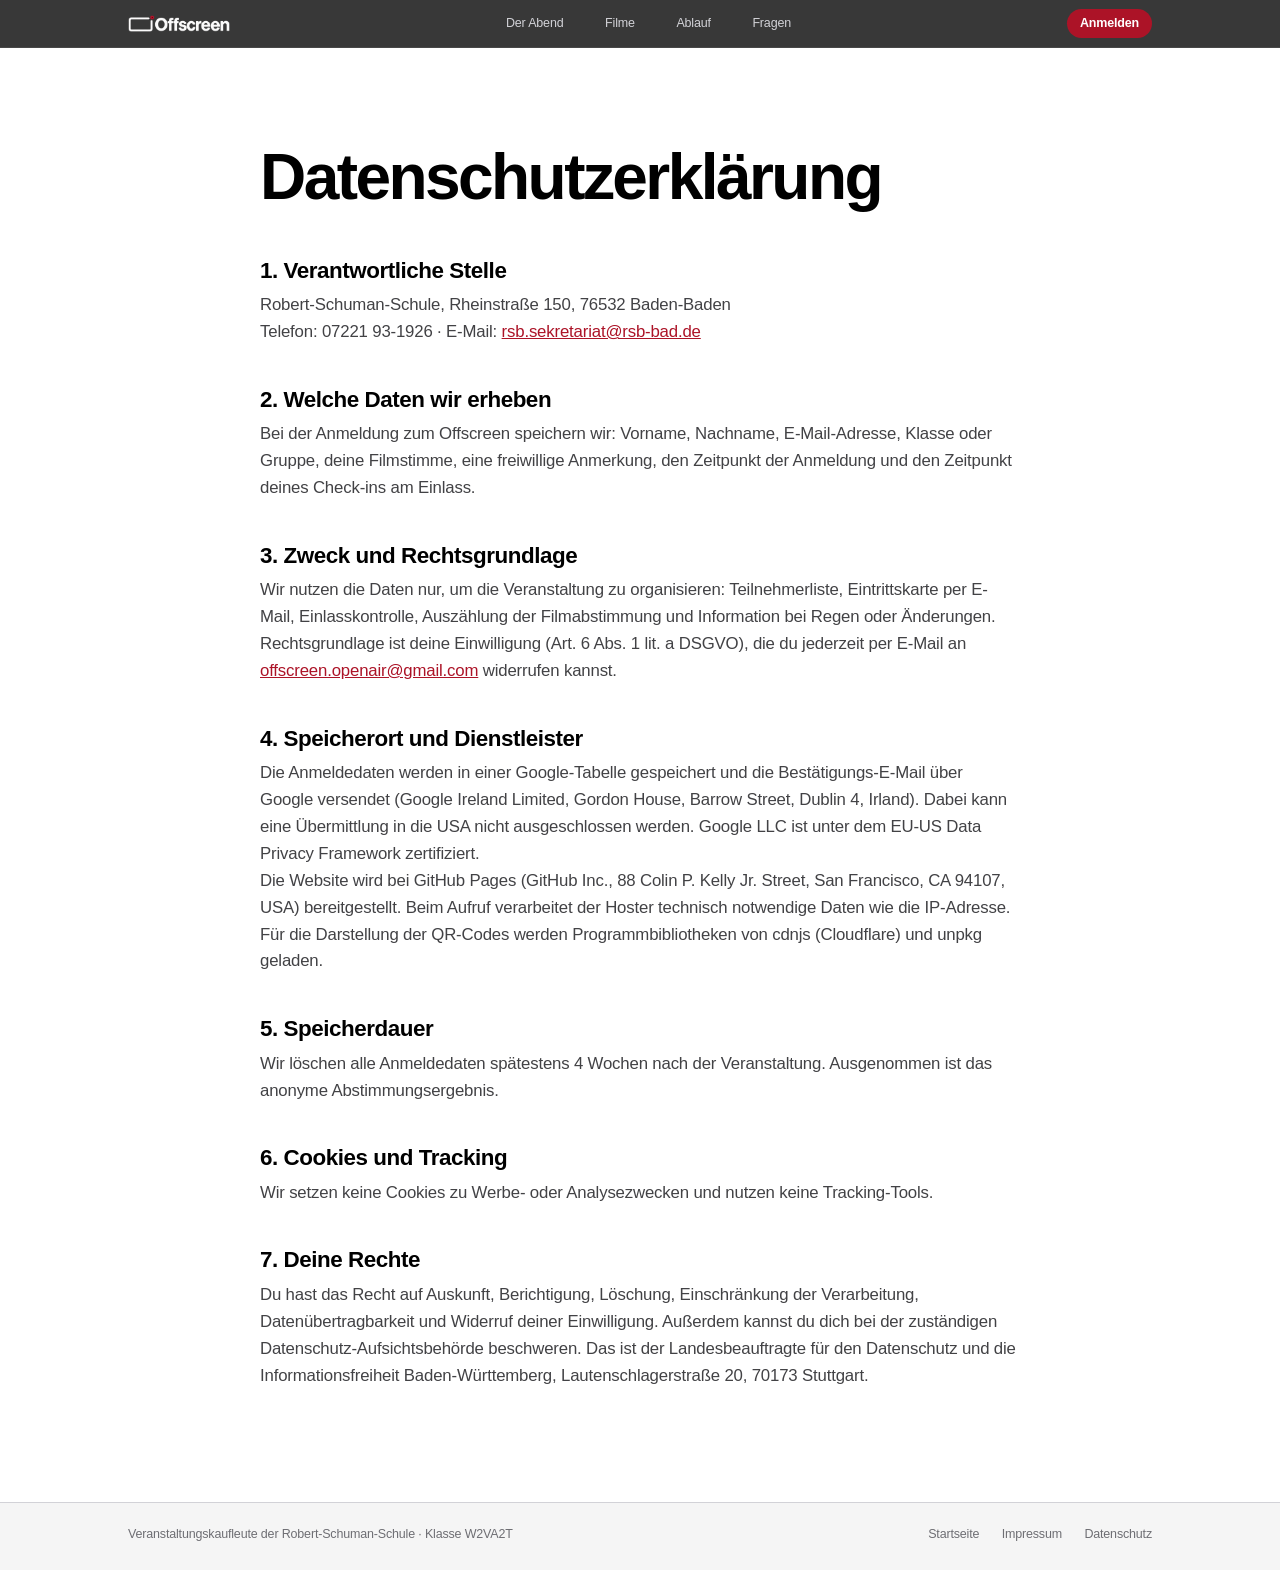
<file: datenschutz.html>
<!doctype html>
<html lang="de">
<head>
  <meta charset="utf-8">
  <meta name="viewport" content="width=device-width, initial-scale=1, viewport-fit=cover">
  <meta name="theme-color" content="#000000">
  <title>Datenschutz · Offscreen</title>
  <link rel="icon" href="assets/logo/offscreen-icon.svg" type="image/svg+xml">
  <link rel="icon" href="assets/logo/offscreen-icon.png" type="image/png">
  <link rel="stylesheet" href="styles.css">
  <link rel="stylesheet" href="home.css">
</head>
<body class="home page-light">
  <header class="gnav">
    <div class="gnav-in">
      <a class="gnav-logo" href="index.html"><img src="assets/logo/offscreen-logo-weiss.png" alt="Offscreen"></a>
      <nav aria-label="Seitenbereiche">
        <a href="index.html#abend">Der Abend</a>
        <a href="index.html#filme">Filme</a>
        <a href="index.html#ablauf">Ablauf</a>
        <a href="index.html#infos">Fragen</a>
      </nav>
      <a class="gnav-cta" href="index.html#anmelden">Anmelden</a>
    </div>
  </header>
  <main class="doc">
    <h1>Datenschutzerklärung</h1>

    <h2>1. Verantwortliche Stelle</h2>
    <p>Robert-Schuman-Schule, Rheinstraße 150, 76532 Baden-Baden<br>Telefon: 07221 93-1926 · E-Mail: <a href="mailto:rsb.sekretariat@rsb-bad.de">rsb.sekretariat@rsb-bad.de</a></p>

    <h2>2. Welche Daten wir erheben</h2>
    <p>Bei der Anmeldung zum Offscreen speichern wir: Vorname, Nachname, E-Mail-Adresse, Klasse oder Gruppe, deine Filmstimme, eine freiwillige Anmerkung, den Zeitpunkt der Anmeldung und den Zeitpunkt deines Check-ins am Einlass.</p>

    <h2>3. Zweck und Rechtsgrundlage</h2>
    <p>Wir nutzen die Daten nur, um die Veranstaltung zu organisieren: Teilnehmerliste, Eintrittskarte per E-Mail, Einlasskontrolle, Auszählung der Filmabstimmung und Information bei Regen oder Änderungen. Rechtsgrundlage ist deine Einwilligung (Art. 6 Abs. 1 lit. a DSGVO), die du jederzeit per E-Mail an <a href="mailto:offscreen.openair@gmail.com">offscreen.openair@gmail.com</a> widerrufen kannst.</p>

    <h2>4. Speicherort und Dienstleister</h2>
    <p>Die Anmeldedaten werden in einer Google-Tabelle gespeichert und die Bestätigungs-E-Mail über Google versendet (Google Ireland Limited, Gordon House, Barrow Street, Dublin 4, Irland). Dabei kann eine Übermittlung in die USA nicht ausgeschlossen werden. Google LLC ist unter dem EU-US Data Privacy Framework zertifiziert.</p>
    <p>Die Website wird bei GitHub Pages (GitHub Inc., 88 Colin P. Kelly Jr. Street, San Francisco, CA 94107, USA) bereitgestellt. Beim Aufruf verarbeitet der Hoster technisch notwendige Daten wie die IP-Adresse. Für die Darstellung der QR-Codes werden Programmbibliotheken von cdnjs (Cloudflare) und unpkg geladen.</p>

    <h2>5. Speicherdauer</h2>
    <p>Wir löschen alle Anmeldedaten spätestens 4 Wochen nach der Veranstaltung. Ausgenommen ist das anonyme Abstimmungsergebnis.</p>

    <h2>6. Cookies und Tracking</h2>
    <p>Wir setzen keine Cookies zu Werbe- oder Analysezwecken und nutzen keine Tracking-Tools.</p>

    <h2>7. Deine Rechte</h2>
    <p>Du hast das Recht auf Auskunft, Berichtigung, Löschung, Einschränkung der Verarbeitung, Datenübertragbarkeit und Widerruf deiner Einwilligung. Außerdem kannst du dich bei der zuständigen Datenschutz-Aufsichtsbehörde beschweren. Das ist der Landesbeauftragte für den Datenschutz und die Informationsfreiheit Baden-Württemberg, Lautenschlagerstraße 20, 70173 Stuttgart.</p>
  </main>
  <footer class="gfoot">
    <div class="inner">
      <p>Veranstaltungskaufleute der Robert-Schuman-Schule · Klasse W2VA2T</p>
      <nav aria-label="Rechtliches"><a href="index.html">Startseite</a><a href="impressum.html">Impressum</a><a href="datenschutz.html">Datenschutz</a></nav>
    </div>
  </footer>
</body>
</html>
</file>
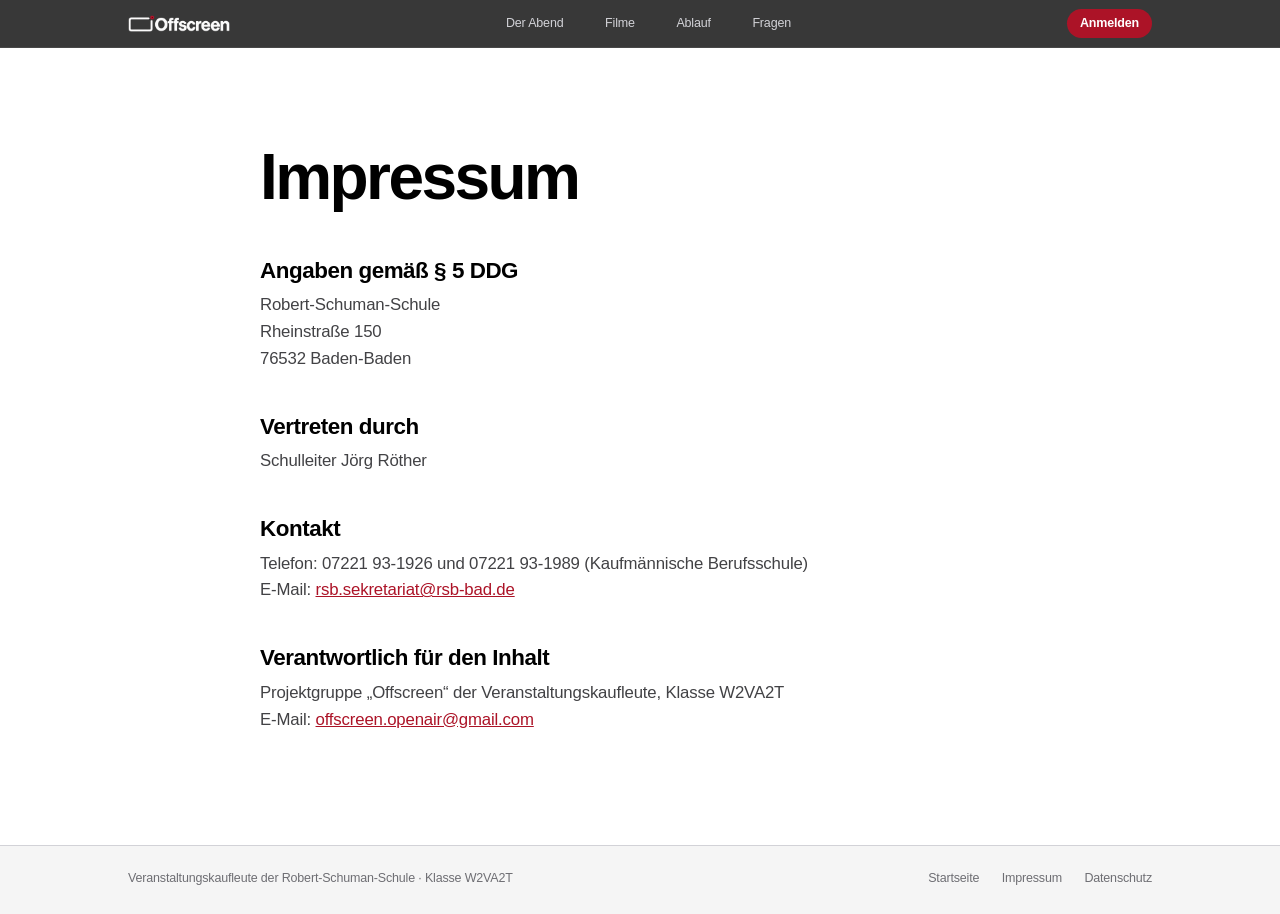
<file: impressum.html>
<!doctype html>
<html lang="de">
<head>
  <meta charset="utf-8">
  <meta name="viewport" content="width=device-width, initial-scale=1, viewport-fit=cover">
  <meta name="theme-color" content="#000000">
  <title>Impressum · Offscreen</title>
  <link rel="icon" href="assets/logo/offscreen-icon.svg" type="image/svg+xml">
  <link rel="icon" href="assets/logo/offscreen-icon.png" type="image/png">
  <link rel="stylesheet" href="styles.css">
  <link rel="stylesheet" href="home.css">
</head>
<body class="home page-light">
  <header class="gnav">
    <div class="gnav-in">
      <a class="gnav-logo" href="index.html"><img src="assets/logo/offscreen-logo-weiss.png" alt="Offscreen"></a>
      <nav aria-label="Seitenbereiche">
        <a href="index.html#abend">Der Abend</a>
        <a href="index.html#filme">Filme</a>
        <a href="index.html#ablauf">Ablauf</a>
        <a href="index.html#infos">Fragen</a>
      </nav>
      <a class="gnav-cta" href="index.html#anmelden">Anmelden</a>
    </div>
  </header>
  <main class="doc">
    <h1>Impressum</h1>
    <h2>Angaben gemäß § 5 DDG</h2>
    <p>Robert-Schuman-Schule<br>Rheinstraße 150<br>76532 Baden-Baden</p>
    <h2>Vertreten durch</h2>
    <p>Schulleiter Jörg Röther</p>
    <h2>Kontakt</h2>
    <p>Telefon: 07221 93-1926 und 07221 93-1989 (Kaufmännische Berufsschule)<br>E-Mail: <a href="mailto:rsb.sekretariat@rsb-bad.de">rsb.sekretariat@rsb-bad.de</a></p>
    <h2>Verantwortlich für den Inhalt</h2>
    <p>Projektgruppe „Offscreen“ der Veranstaltungskaufleute, Klasse W2VA2T<br>E-Mail: <a href="mailto:offscreen.openair@gmail.com">offscreen.openair@gmail.com</a></p>
  </main>
  <footer class="gfoot">
    <div class="inner">
      <p>Veranstaltungskaufleute der Robert-Schuman-Schule · Klasse W2VA2T</p>
      <nav aria-label="Rechtliches"><a href="index.html">Startseite</a><a href="impressum.html">Impressum</a><a href="datenschutz.html">Datenschutz</a></nav>
    </div>
  </footer>
</body>
</html>
</file>
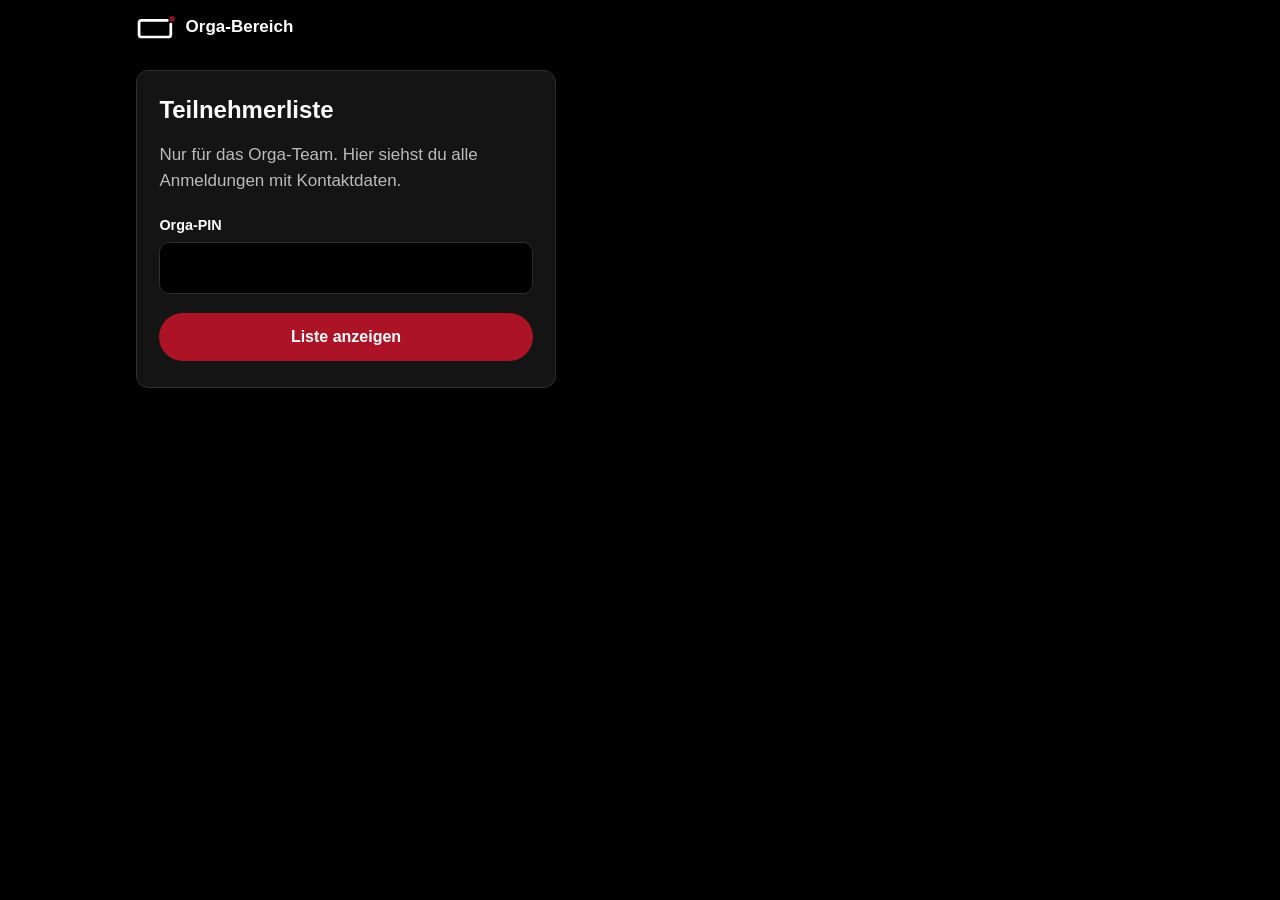
<file: teilnehmer.html>
<!doctype html>
<html lang="de">
<head>
  <meta charset="utf-8">
  <meta name="viewport" content="width=device-width, initial-scale=1, viewport-fit=cover">
  <meta name="robots" content="noindex, nofollow">
  <meta name="theme-color" content="#000000">
  <title>Teilnehmer</title>
  <link rel="icon" href="assets/logo/offscreen-icon.svg" type="image/svg+xml">
  <link rel="icon" href="assets/logo/offscreen-icon.png" type="image/png">
  <link rel="stylesheet" href="styles.css">
  <style>
    .page { max-width: 1040px; }
    .stack { display: grid; gap: 1.2rem; }
    .head { display: flex; flex-wrap: wrap; justify-content: space-between; align-items: end; gap: 1rem; }
    .head h1 { font-size: clamp(1.7rem, 5vw, 2.3rem); }
    .updated { color: var(--muted); font-size: 0.85rem; }

    /* Kennzahlen */
    .kpis { display: grid; grid-template-columns: repeat(auto-fit, minmax(150px, 1fr)); gap: 0.8rem; }
    .kpi { background: var(--surface); border: 1px solid var(--line); border-radius: var(--radius); padding: 1rem 1.1rem; min-width: 0; }
    .kpi b { display: block; font-size: 2.1rem; line-height: 1; color: var(--white); font-variant-numeric: tabular-nums; }
    .kpi span { font-size: 0.72rem; letter-spacing: 0.12em; text-transform: uppercase; color: var(--muted); }
    .kpi .sub { display: block; margin-top: 0.35rem; font-size: 0.82rem; letter-spacing: 0; text-transform: none; }

    /* Filmstand */
    .standings { background: var(--surface); border: 1px solid var(--line); border-radius: var(--radius); padding: 1.1rem; display: grid; gap: 0.8rem; }
    .standings h2 { font-size: 1.1rem; }
    .st-row { display: grid; grid-template-columns: minmax(6rem, 9rem) 1fr 5.5rem; gap: 0.8rem; align-items: center; font-variant-numeric: tabular-nums; }
    .st-row strong { color: var(--white); overflow: hidden; text-overflow: ellipsis; white-space: nowrap; }
    .st-row .num { text-align: right; color: var(--muted); font-size: 0.9rem; }
    .st-row.lead strong::after { content: " ★"; color: var(--red-hell); }

    /* Werkzeugleiste */
    .tools { display: flex; flex-wrap: wrap; gap: 0.6rem; align-items: center; }
    .tools input[type=search] { flex: 1 1 14rem; }
    .seg { display: inline-flex; border: 1.5px solid var(--line); border-radius: 999px; overflow: hidden; }
    .seg button { font: 700 0.85rem/1 var(--font); background: transparent; color: var(--muted); border: 0; padding: 0.7rem 0.95rem; cursor: pointer; }
    .seg button[aria-pressed="true"] { background: var(--red); color: var(--white); }
    .btn.small { padding: 0.7rem 1rem; font-size: 0.88rem; }

    /* Tabelle */
    .table-wrap { overflow-x: auto; border: 1px solid var(--line); border-radius: var(--radius); background: var(--surface); }
    table { width: 100%; border-collapse: collapse; font-size: 0.92rem; min-width: 760px; }
    th, td { text-align: left; padding: 0.75rem 0.9rem; border-bottom: 1px solid var(--line); vertical-align: top; }
    th { font-size: 0.7rem; letter-spacing: 0.12em; text-transform: uppercase; color: var(--muted); font-weight: 700; position: sticky; top: 0; background: var(--surface); cursor: pointer; white-space: nowrap; user-select: none; }
    th[aria-sort="ascending"]::after { content: " ↑"; color: var(--red-hell); }
    th[aria-sort="descending"]::after { content: " ↓"; color: var(--red-hell); }
    tr:last-child td { border-bottom: 0; }
    td.name strong { color: var(--white); }
    td.name small { display: block; color: var(--muted); font-size: 0.8rem; word-break: break-all; }
    td.num { font-variant-numeric: tabular-nums; white-space: nowrap; color: var(--muted); }
    td.note { color: var(--muted); max-width: 18rem; }
    .pill { display: inline-block; border-radius: 999px; padding: 0.2rem 0.6rem; font-size: 0.78rem; font-weight: 700; white-space: nowrap; }
    .pill.in { background: var(--ok-bg); color: var(--ok); }
    .pill.out { background: var(--surface-2); color: var(--muted); }
    .empty { padding: 2.5rem 1rem; text-align: center; color: var(--muted); }
    .copied { color: var(--ok); font-size: 0.85rem; }
    .fallback { width: 100%; min-height: 5rem; font-size: 0.85rem; }
  </style>
</head>
<body>
  <header class="topbar">
    <div class="wrap page">
      <a class="brand" href="index.html"><img src="assets/logo/offscreen-mark-weiss.svg" alt=""><span>Orga-Bereich</span></a>
    </div>
  </header>

  <main class="wrap page stack" style="padding-block:1rem 3rem">
    <section class="card stack" id="login" style="max-width:420px">
      <p class="demo-note" data-demo hidden>Demo-Modus: Die PIN ist 1234. Angezeigt werden nur Anmeldungen aus diesem Browser.</p>
      <h1 style="font-size:1.5rem">Teilnehmerliste</h1>
      <p style="color:var(--muted)">Nur für das Orga-Team. Hier siehst du alle Anmeldungen mit Kontaktdaten.</p>
      <form id="pin-form" class="stack" novalidate>
        <div class="field">
          <label for="pin">Orga-PIN</label>
          <input id="pin" type="password" autocomplete="off" required>
        </div>
        <div id="pin-error" class="msg bad" role="alert" hidden></div>
        <button class="btn block" type="submit">Liste anzeigen</button>
      </form>
    </section>

    <div class="stack" id="board" hidden>
      <div class="head">
        <div>
          <p class="eyebrow">Offscreen</p>
          <h1>Wer ist dabei?</h1>
        </div>
        <div class="tools">
          <span class="updated" id="updated"></span>
          <button class="btn ghost small" id="refresh" type="button">Aktualisieren</button>
          <button class="btn ghost small" id="logout" type="button">Abmelden</button>
        </div>
      </div>

      <div class="kpis">
        <div class="kpi"><b id="k-all">0</b><span>Gäste gesamt</span><span class="sub" id="k-all-sub"></span></div>
        <div class="kpi"><b id="k-in">0</b><span>Eingecheckt</span><span class="sub" id="k-in-sub"></span></div>
        <div class="kpi"><b id="k-classes">0</b><span>Klassen / Gruppen</span></div>
        <div class="kpi"><b id="k-notes">0</b><span>mit Anmerkung</span></div>
      </div>

      <section class="standings" aria-labelledby="st-title">
        <h2 id="st-title">Stand der Filmabstimmung</h2>
        <div id="standings"></div>
      </section>

      <div class="tools">
        <input type="search" id="q" placeholder="Name, Klasse oder E-Mail suchen" aria-label="Teilnehmer suchen">
        <div class="seg" role="group" aria-label="Filter">
          <button type="button" data-filter="all" aria-pressed="true">Alle</button>
          <button type="button" data-filter="in" aria-pressed="false">Eingecheckt</button>
          <button type="button" data-filter="out" aria-pressed="false">Noch nicht da</button>
        </div>
        <button class="btn small" id="copy" type="button">E-Mails kopieren</button>
        <span class="copied" id="copied" role="status"></span>
      </div>
      <textarea class="fallback" id="fallback" readonly hidden aria-label="E-Mail-Adressen zum Kopieren"></textarea>

      <div class="table-wrap">
        <table>
          <thead>
            <tr>
              <th data-sort="name" aria-sort="ascending">Name</th>
              <th data-sort="klasse">Klasse</th>
              <th data-sort="film">Filmstimme</th>
              <th data-sort="angemeldet">Angemeldet</th>
              <th data-sort="checkedIn">Einlass</th>
              <th data-sort="anmerkung">Anmerkung</th>
            </tr>
          </thead>
          <tbody id="rows"></tbody>
        </table>
        <div class="empty" id="empty" hidden></div>
      </div>
      <p class="note">Die vollständigen Daten liegen auch im Google Sheet. Bitte gib diese Liste nicht weiter, sie enthält personenbezogene Daten.</p>
    </div>
  </main>

  <script src="config.js"></script>
  <script src="common.js"></script>
  <script>
    const { E, api, fillEventFields, errorText, filmById } = App;
    fillEventFields();
    document.title = "Teilnehmer · " + E.name;
    const $ = (id) => document.getElementById(id);

    let pin = "", all = [], filter = "all", sortKey = "name", sortDir = 1, timer = null;
    try { pin = sessionStorage.getItem("orga-pin") || ""; } catch {}

    const fmtDate = (iso) => iso ? new Date(iso).toLocaleString("de-DE", { day: "2-digit", month: "2-digit", hour: "2-digit", minute: "2-digit" }) : "–";
    const filmTitle = (id) => filmById(id)?.titel || "–";

    async function load(first) {
      const res = await api("list", { pin });
      if (!res.ok) {
        if (first) { $("pin-error").textContent = errorText(res.error); $("pin-error").hidden = false; }
        else $("updated").textContent = errorText(res.error);
        return false;
      }
      all = res.teilnehmer;
      $("updated").textContent = "Stand: " + new Date().toLocaleTimeString("de-DE", { hour: "2-digit", minute: "2-digit" }) + " Uhr";
      render();
      return true;
    }

    async function login(p) {
      pin = p;
      if (!(await load(true))) return;
      try { sessionStorage.setItem("orga-pin", pin); } catch {}
      $("login").hidden = true;
      $("board").hidden = false;
      clearInterval(timer);
      timer = setInterval(() => { if (!document.hidden) load(false); }, 30000);
    }

    $("pin-form").addEventListener("submit", (e) => {
      e.preventDefault();
      $("pin-error").hidden = true;
      login($("pin").value.trim());
    });
    if (pin) login(pin);

    $("logout").addEventListener("click", () => {
      try { sessionStorage.removeItem("orga-pin"); } catch {}
      clearInterval(timer);
      pin = ""; all = [];
      $("rows").innerHTML = "";
      $("board").hidden = true;
      $("login").hidden = false;
      $("pin").value = "";
    });
    $("refresh").addEventListener("click", () => load(false));

    function render() {
      // Kennzahlen
      const inCount = all.filter((t) => t.checkedIn).length;
      $("k-all").textContent = all.length;
      const vorOrt = all.filter((t) => t.anmerkung === "Vor-Ort-Akkreditierung").length;
      $("k-all-sub").textContent = (all.length - vorOrt) + " online · " + vorOrt + " vor Ort";
      $("k-in").textContent = inCount;
      $("k-in-sub").textContent = all.length ? Math.round((inCount / all.length) * 100) + " % der Angemeldeten" : "";
      $("k-classes").textContent = new Set(all.map((t) => (t.klasse || "").trim().toUpperCase()).filter(Boolean)).size;
      $("k-notes").textContent = all.filter((t) => t.anmerkung && t.anmerkung !== "Vor-Ort-Akkreditierung").length;

      // Filmstand
      const counts = E.filme.map((f) => ({ f, n: all.filter((t) => t.film === f.id).length }));
      const total = counts.reduce((s, c) => s + c.n, 0);
      const max = Math.max(0, ...counts.map((c) => c.n));
      $("standings").innerHTML = "";
      for (const { f, n } of counts) {
        const row = document.createElement("div");
        row.className = "st-row" + (n && n === max ? " lead" : "");
        const pct = total ? Math.round((n / total) * 100) : 0;
        row.innerHTML = `<strong></strong><div class="bar"><span style="width:${pct}%"></span></div><span class="num">${n} · ${pct} %</span>`;
        row.querySelector("strong").textContent = f.titel;
        $("standings").append(row);
      }

      // Tabelle
      const q = $("q").value.trim().toLowerCase();
      const list = all
        .filter((t) => filter === "all" || (filter === "in" ? t.checkedIn : !t.checkedIn))
        .filter((t) => !q || [t.vorname, t.nachname, t.klasse, t.email].join(" ").toLowerCase().includes(q))
        .sort((a, b) => {
          const v = (t) => sortKey === "name" ? (t.nachname + " " + t.vorname) : sortKey === "film" ? filmTitle(t.film) : (t[sortKey] || "");
          return String(v(a)).localeCompare(String(v(b)), "de", { numeric: true }) * sortDir;
        });

      const tb = $("rows");
      tb.innerHTML = "";
      for (const t of list) {
        const tr = document.createElement("tr");
        tr.innerHTML = `<td class="name"><strong></strong><small></small></td><td></td><td></td><td class="num"></td><td></td><td class="note"></td>`;
        const td = tr.children;
        td[0].querySelector("strong").textContent = t.vorname + " " + t.nachname;
        td[0].querySelector("small").textContent = t.email;
        td[1].textContent = t.klasse || "–";
        td[2].textContent = filmTitle(t.film);
        td[3].textContent = fmtDate(t.angemeldet);
        const pill = document.createElement("span");
        pill.className = "pill " + (t.checkedIn ? "in" : "out");
        pill.textContent = t.checkedIn ? "✓ " + t.checkedIn + " Uhr" : "offen";
        td[4].append(pill);
        td[5].textContent = t.anmerkung || "";
        tb.append(tr);
      }
      const empty = $("empty");
      empty.hidden = list.length > 0;
      empty.textContent = all.length ? "Keine Treffer für diese Suche." : "Noch keine Anmeldungen. Sobald sich jemand anmeldet, erscheint er hier.";
    }

    $("q").addEventListener("input", render);
    document.querySelectorAll("[data-filter]").forEach((b) => b.addEventListener("click", () => {
      filter = b.dataset.filter;
      document.querySelectorAll("[data-filter]").forEach((x) => x.setAttribute("aria-pressed", x === b ? "true" : "false"));
      render();
    }));
    document.querySelectorAll("th[data-sort]").forEach((th) => th.addEventListener("click", () => {
      sortDir = sortKey === th.dataset.sort ? -sortDir : 1;
      sortKey = th.dataset.sort;
      document.querySelectorAll("th[data-sort]").forEach((x) => x.removeAttribute("aria-sort"));
      th.setAttribute("aria-sort", sortDir === 1 ? "ascending" : "descending");
      render();
    }));

    // E-Mail-Adressen der aktuell angezeigten Liste kopieren (z. B. für die Regen-Info ins BCC)
    $("copy").addEventListener("click", async () => {
      const q = $("q").value.trim().toLowerCase();
      const mails = all
        .filter((t) => filter === "all" || (filter === "in" ? t.checkedIn : !t.checkedIn))
        .filter((t) => !q || [t.vorname, t.nachname, t.klasse, t.email].join(" ").toLowerCase().includes(q))
        .map((t) => t.email).filter(Boolean);
      const text = mails.join("; ");
      if (!text) return ($("copied").textContent = "Keine Adressen in der Auswahl.");
      try {
        await navigator.clipboard.writeText(text);
        $("copied").textContent = mails.length + " Adressen kopiert. Füg sie in deiner Mail ins BCC-Feld ein.";
        $("fallback").hidden = true;
      } catch {
        const f = $("fallback");
        f.value = text;
        f.hidden = false;
        f.select();
        $("copied").textContent = "Bitte markierte Adressen mit Strg/⌘ + C kopieren.";
      }
    });
  </script>
</body>
</html>
</file>
<file: styles.css>
/* Open Ramp Cinema – CI: Goldgelb, Blau, Schwarz, Hellgrau, Weiß · Helvetica Neue (Arial als Ersatz)
   Layout: dunkle Kino-Optik, eine Spalte mit klaren Abschnitten, Gold als Akzent */
:root {
  --red: #ac1327;        /* CI-Rot: Flächen, Buttons, Punkte */
  --red-hell: #f0566a;   /* aufgehelltes CI-Rot nur für Schrift und Linien auf Schwarz (sonst zu wenig Kontrast) */
  --black: #000000;
  --light: #f5f5f5;
  --white: #ffffff;
  --bg: var(--black);
  --surface: #141414;
  --surface-2: #222222;
  --text: var(--light);
  --muted: #bbbbbb;
  --line: #2e2e2e;
  --ok: #3ccf7e;
  --ok-bg: #10301f;
  --warn: #f5b301;
  --warn-bg: #33250a;
  --bad: #ff7a70;
  --bad-bg: #3a1513;
  --font: "Helvetica Neue", Helvetica, Arial, "Liberation Sans", sans-serif;
  --mono: ui-monospace, "SF Mono", Menlo, Consolas, monospace;
  --radius: 12px;
  color-scheme: dark;
}

* { box-sizing: border-box; }
[hidden] { display: none !important; }
html { -webkit-text-size-adjust: 100%; scroll-behavior: smooth; }
@media (prefers-reduced-motion: reduce) { html { scroll-behavior: auto; } }
body { margin: 0; background: var(--bg); color: var(--text); font: 400 17px/1.55 var(--font); }
a { color: var(--red-hell); }
h1, h2, h3 { font-weight: 700; line-height: 1.08; text-wrap: balance; margin: 0; color: var(--white); }
h2 { font-size: clamp(1.7rem, 5vw, 2.3rem); letter-spacing: -0.01em; }
p { margin: 0; }

.wrap {
  max-width: 760px;
  margin: 0 auto;
  padding-left: max(16px, env(safe-area-inset-left, 0px));
  padding-right: max(16px, env(safe-area-inset-right, 0px));
}
.narrow { max-width: 600px; }

.eyebrow { font-size: 0.75rem; font-weight: 700; letter-spacing: 0.14em; text-transform: uppercase; color: var(--red-hell); }

/* Navigation */
.topbar { padding-top: calc(env(safe-area-inset-top, 0px) + 14px); padding-bottom: 14px; }
.topbar .wrap { display: flex; align-items: center; justify-content: space-between; gap: 1rem; }
.brand { display: flex; align-items: center; gap: 0.6rem; color: var(--white); text-decoration: none; font-weight: 700; }
.brand img { width: 40px; height: auto; }
.nav { display: flex; gap: 1.1rem; font-size: 0.92rem; }
.nav a { color: var(--muted); text-decoration: none; }
.nav a:hover { color: var(--white); }
@media (max-width: 560px) { .nav a:not(.nav-cta) { display: none; } }

/* Hero */
.hero { position: relative; overflow: hidden; padding-block: 2.5rem 4rem; }
.hero::before {
  /* Projektorlicht */
  content: "";
  position: absolute;
  inset: -20% -30% auto auto;
  width: 80vmax;
  height: 80vmax;
  background: radial-gradient(closest-side, rgb(172 19 39 / 0.28), transparent 70%);
  pointer-events: none;
}
.hero .wrap { position: relative; display: grid; gap: 1.6rem; }
.brand .wordmark { width: auto; height: 22px; }
.hero h1 { font-size: clamp(3rem, 13vw, 5.6rem); line-height: 0.95; letter-spacing: -0.025em; }
.hero h1 span { display: block; }
.hero-logo { margin: 0; line-height: 0; }
.hero-logo img { width: min(560px, 100%); height: auto; display: block; }
.tagline { font-size: clamp(1.15rem, 3.5vw, 1.45rem); color: var(--red-hell); font-weight: 700; }
.intro { color: var(--muted); max-width: 46ch; }
.facts { display: grid; grid-template-columns: repeat(3, minmax(0, 1fr)); gap: 1px; background: var(--line); border: 1px solid var(--line); border-radius: var(--radius); overflow: hidden; }
.facts div { background: var(--surface); padding: 0.9rem 1rem; min-width: 0; }
.facts dt { font-size: 0.72rem; letter-spacing: 0.12em; text-transform: uppercase; color: var(--muted); }
.facts dd { margin: 0.2rem 0 0; font-weight: 700; color: var(--white); }
@media (max-width: 560px) { .facts { grid-template-columns: 1fr; } }
.hero-actions { display: flex; flex-wrap: wrap; gap: 0.75rem; }

/* Buttons */
.btn {
  font: 700 1rem/1 var(--font);
  border: 0;
  border-radius: 999px;
  padding: 1rem 1.5rem;
  background: var(--red);
  color: var(--white);
  cursor: pointer;
  display: inline-flex;
  align-items: center;
  justify-content: center;
  gap: 0.5rem;
  text-decoration: none;
}
.btn:hover { filter: brightness(1.08); }
.btn[disabled] { opacity: 0.6; cursor: progress; }
.btn.ghost { background: transparent; color: var(--white); border: 1.5px solid var(--line); }
.btn.dark { background: var(--white); color: var(--black); }
.btn.block { width: 100%; }
:focus-visible { outline: 3px solid var(--red-hell); outline-offset: 3px; }

/* Abschnitte */
section.block { padding-block: 3.5rem; border-top: 1px solid var(--line); }
.block-head { display: grid; gap: 0.6rem; margin-bottom: 1.8rem; }
.block-head p { color: var(--muted); max-width: 56ch; }

/* Filme */
.films { display: grid; grid-template-columns: repeat(3, minmax(0, 1fr)); gap: 1rem; }
@media (max-width: 640px) { .films { grid-template-columns: 1fr; } }
.film { background: var(--surface); border: 1px solid var(--line); border-radius: var(--radius); padding: 1.2rem; display: grid; gap: 0.7rem; align-content: start; min-width: 0; }
.film-top { display: flex; justify-content: space-between; align-items: start; gap: 0.6rem; }
.film h3 { font-size: 1.3rem; }
.film .meta { color: var(--muted); font-size: 0.92rem; }
.fsk { flex: none; width: 2.6rem; height: 2.6rem; border-radius: 6px; display: grid; place-items: center; font: 700 0.62rem/1 var(--font); text-align: center; letter-spacing: 0.02em; }
.fsk b { display: block; font-size: 1.05rem; }
.fsk-0 { background: #ffffff; color: #000000; }
.fsk-6 { background: #ffd500; color: #000000; }
.fsk-12 { background: #20a34a; color: #ffffff; }
.fsk-16 { background: #1d6fd6; color: #ffffff; }
.fsk-18 { background: #d6201f; color: #ffffff; }
.bar { height: 8px; border-radius: 99px; background: var(--surface-2); overflow: hidden; }
.bar span { display: block; height: 100%; background: var(--red); border-radius: inherit; transition: width 0.6s ease; }
.votes { display: flex; justify-content: space-between; font-size: 0.85rem; color: var(--muted); font-variant-numeric: tabular-nums; }
.note { margin-top: 1rem; font-size: 0.85rem; color: var(--muted); }

/* Ablauf */
.timeline { list-style: none; margin: 0; padding: 0; display: grid; gap: 0; }
.timeline li { display: grid; grid-template-columns: 5.5rem 1.4rem 1fr; gap: 0.8rem; align-items: start; }
.timeline time { font: 700 1.35rem/1.2 var(--font); color: var(--white); font-variant-numeric: tabular-nums; text-align: right; }
.timeline .dot { position: relative; height: 100%; min-height: 4.5rem; }
.timeline .dot::before { content: ""; position: absolute; left: 50%; top: 0.35rem; width: 14px; height: 14px; margin-left: -7px; border-radius: 50%; background: var(--red); }
.timeline .dot::after { content: ""; position: absolute; left: 50%; top: 1.4rem; bottom: -0.2rem; width: 2px; margin-left: -1px; background: var(--line); }
.timeline li:last-child .dot::after { display: none; }
.timeline li:last-child .dot { min-height: 2rem; }
.timeline h3 { font-size: 1.1rem; margin-top: 0.15rem; }
.timeline p { color: var(--muted); font-size: 0.95rem; padding-bottom: 1.2rem; }

/* Formular */
.card { background: var(--surface); border: 1px solid var(--line); border-radius: var(--radius); padding: 1.6rem 1.4rem; }
form { display: grid; gap: 1.1rem; }
.row { display: grid; grid-template-columns: 1fr 1fr; gap: 1rem; }
@media (max-width: 480px) { .row { grid-template-columns: 1fr; } }
.field { display: grid; gap: 0.35rem; min-width: 0; }
label, legend { font-weight: 700; font-size: 0.9rem; color: var(--white); }
.opt { font-weight: 400; color: var(--muted); }
input, textarea {
  font: inherit;
  color: var(--white);
  background: var(--bg);
  border: 1.5px solid var(--line);
  border-radius: 10px;
  padding: 0.75rem 0.85rem;
  width: 100%;
  min-width: 0;
}
input::placeholder, textarea::placeholder { color: #8a8a8a; }
textarea { min-height: 4.5rem; resize: vertical; }
[aria-invalid="true"] { border-color: var(--bad) !important; }
fieldset { border: 0; margin: 0; padding: 0; min-width: 0; display: grid; gap: 0.5rem; }
fieldset[aria-invalid="true"] .pick { border-color: var(--bad); }
.picks { display: grid; gap: 0.5rem; }
.pick { display: grid; grid-template-columns: auto 1fr auto; gap: 0.8rem; align-items: center; padding: 0.8rem 0.9rem; border: 1.5px solid var(--line); border-radius: 10px; cursor: pointer; background: var(--bg); }
.pick input { width: 1.15rem; height: 1.15rem; margin: 0; accent-color: var(--red-hell); }
.pick:has(input:checked) { border-color: var(--red-hell); background: rgb(172 19 39 / 0.14); }
.pick strong { color: var(--white); }
.pick small { color: var(--muted); font-size: 0.82rem; }
.check { display: grid; grid-template-columns: auto 1fr; gap: 0.7rem; align-items: start; font-weight: 400; font-size: 0.9rem; color: var(--muted); }
.check input { width: 1.15rem; height: 1.15rem; margin-top: 0.2rem; accent-color: var(--red-hell); }
.hp { position: absolute; left: -9999px; width: 1px; height: 1px; overflow: hidden; }

.msg { border-radius: 10px; padding: 0.8rem 1rem; font-size: 0.95rem; }
.msg.bad { background: var(--bad-bg); color: var(--bad); }
.msg.ok { background: var(--ok-bg); color: var(--ok); }
.msg.warn { background: var(--warn-bg); color: var(--warn); }
.demo-note { font-size: 0.85rem; background: var(--warn-bg); color: var(--warn); border-radius: 10px; padding: 0.6rem 0.9rem; }

/* Kinokarte */
.ticket { background: var(--light); color: var(--black); border-radius: var(--radius); overflow: hidden; }
.ticket h2, .ticket h3 { color: var(--black); }
.ticket-head { background: var(--black); color: var(--white); display: flex; align-items: center; gap: 0.7rem; padding: 0.9rem 1.3rem; border: 1px solid var(--line); border-bottom: 0; border-radius: var(--radius) var(--radius) 0 0; }
.ticket-head img { width: 34px; }
.ticket-head span { font-weight: 700; }
.ticket-head small { margin-left: auto; color: var(--red-hell); font-size: 0.72rem; letter-spacing: 0.14em; text-transform: uppercase; font-weight: 700; }
.ticket-body { padding: 1.3rem; display: grid; gap: 1rem; }
.ticket .who { font-size: 1.4rem; font-weight: 700; }
.ticket .klasse { color: #555; font-size: 0.95rem; }
.tgrid { display: grid; grid-template-columns: repeat(3, minmax(0, 1fr)); gap: 0.8rem 1rem; }
.tgrid div { min-width: 0; }
.tgrid dt { font-size: 0.68rem; letter-spacing: 0.12em; text-transform: uppercase; color: #666; }
.tgrid dd { margin: 0.15rem 0 0; font-weight: 700; font-variant-numeric: tabular-nums; }
.tgrid .wide { grid-column: 1 / -1; }
@media (max-width: 400px) { .tgrid { grid-template-columns: 1fr 1fr; } }
.perf { position: relative; height: 0; border-top: 2px dashed #c8c8c8; margin: 0 14px; }
.perf::before, .perf::after { content: ""; position: absolute; top: -13px; width: 24px; height: 24px; border-radius: 50%; background: var(--bg); }
.perf::before { left: -27px; }
.perf::after { right: -27px; }
.ticket-stub { padding: 1.3rem; display: grid; justify-items: center; gap: 0.7rem; text-align: center; }
.qr { background: #fff; padding: 10px; border-radius: 8px; line-height: 0; }
.qr img, .qr canvas { display: block; max-width: 100%; height: auto; }
.ticket-no { font: 700 1.05rem/1 var(--mono); letter-spacing: 0.08em; }
.ticket-no small { display: block; font: 700 0.66rem/1 var(--font); letter-spacing: 0.14em; text-transform: uppercase; color: #666; margin-bottom: 0.35rem; }
.stub-hint { color: #555; font-size: 0.88rem; max-width: 34ch; }
.actions { display: flex; flex-wrap: wrap; gap: 0.6rem; justify-content: center; margin-top: 1rem; }

/* FAQ */
.faq { display: grid; gap: 0.6rem; }
.faq details { background: var(--surface); border: 1px solid var(--line); border-radius: var(--radius); padding: 0 1.1rem; }
.faq summary { cursor: pointer; padding: 1rem 0; font-weight: 700; color: var(--white); list-style: none; display: flex; justify-content: space-between; gap: 1rem; }
.faq summary::-webkit-details-marker { display: none; }
.faq summary::after { content: "+"; color: var(--red-hell); font-size: 1.3rem; line-height: 1; }
.faq details[open] summary::after { content: "–"; }
.faq details p { color: var(--muted); padding-bottom: 1rem; }

/* Footer */
footer { border-top: 1px solid var(--line); padding-block: 2rem calc(env(safe-area-inset-bottom, 0px) + 2rem); color: var(--muted); font-size: 0.85rem; }
footer .wrap { display: flex; flex-wrap: wrap; gap: 1rem; justify-content: space-between; align-items: center; }
footer nav { display: flex; gap: 1.2rem; }
footer a { color: var(--muted); }

.spinner { width: 1em; height: 1em; border: 2px solid currentColor; border-right-color: transparent; border-radius: 50%; animation: spin 0.7s linear infinite; }
@keyframes spin { to { transform: rotate(360deg); } }

/* Trailer-Link auf den Filmkarten */
.trailer { justify-self: start; font-weight: 700; font-size: 0.92rem; color: var(--red-hell); text-decoration: none; }
.trailer:hover { text-decoration: underline; }
.sr { position: absolute; width: 1px; height: 1px; overflow: hidden; clip: rect(0 0 0 0); white-space: nowrap; }

/* Info-Symbol mit Hinweis (Hover, Tastatur-Fokus und Antippen) */
.label-row { display: flex; align-items: center; gap: 0.45rem; }
.info { position: relative; display: inline-flex; }
.info-btn {
  width: 1.15rem; height: 1.15rem; padding: 0; border-radius: 50%;
  border: 1.5px solid var(--red-hell); background: transparent; color: var(--red-hell);
  font: italic 700 0.72rem/1 Georgia, "Times New Roman", serif; cursor: help;
  display: grid; place-items: center;
}
.info-btn:hover, .info.open .info-btn { background: var(--red); border-color: var(--red); color: var(--white); }
.info-tip {
  position: absolute; left: 50%; bottom: calc(100% + 10px); transform: translateX(-50%);
  width: min(17rem, 80vw); padding: 0.75rem 0.9rem; border-radius: 10px;
  background: var(--light); color: var(--black); font-size: 0.85rem; line-height: 1.45; font-weight: 400;
  box-shadow: 0 10px 30px -10px rgb(0 0 0 / 0.6); z-index: 20;
  opacity: 0; visibility: hidden; transition: opacity 0.15s ease;
}
.info-tip::after { content: ""; position: absolute; top: 100%; left: 50%; margin-left: -7px; border: 7px solid transparent; border-top-color: var(--light); }
.info:hover .info-tip, .info:focus-within .info-tip, .info.open .info-tip { opacity: 1; visibility: visible; }
@media (max-width: 480px) {
  /* auf schmalen Bildschirmen links ausrichten, damit nichts abgeschnitten wird */
  .info-tip { left: -4.2rem; transform: none; }
  .info-tip::after { left: 4.75rem; }
}

/* Countdown im Kino-Look (Leuchtrahmen wie bei einer Kinotafel) */
.ticker {
  position: relative; text-align: center; padding: 1.4rem 1rem 1.2rem; border-radius: 16px;
  background: linear-gradient(180deg, #120305, #000000 70%);
  border: 2px solid var(--red);
  box-shadow: 0 0 0 6px #000, 0 0 0 7px rgb(172 19 39 / 0.45), 0 0 40px -8px rgb(172 19 39 / 0.7);
}
.ticker::before, .ticker::after {
  content: ""; position: absolute; left: 14px; right: 14px; height: 6px;
  background: radial-gradient(circle, #ffd9de 0 1.5px, var(--red) 2px 2.6px, transparent 3px) 0 50% / 16px 6px repeat-x;
  animation: bulbs 1.6s steps(2) infinite;
}
.ticker::before { top: 6px; }
.ticker::after { bottom: 6px; animation-delay: -0.8s; }
@keyframes bulbs { 50% { opacity: 0.35; } }
.ticker-label { font-size: 0.75rem; font-weight: 700; letter-spacing: 0.18em; text-transform: uppercase; color: var(--red-hell); margin: 0.2rem 0 0.8rem; }
.ticker-digits { display: grid; grid-template-columns: repeat(4, minmax(0, 1fr)); gap: clamp(0.4rem, 2vw, 0.9rem); max-width: 34rem; margin: 0 auto; }
.ticker-digits div { background: var(--surface); border: 1px solid var(--line); border-radius: 10px; padding: 0.7rem 0.2rem 0.55rem; position: relative; overflow: hidden; }
.ticker-digits div::after { content: ""; position: absolute; left: 0; right: 0; top: 50%; height: 1px; background: rgb(0 0 0 / 0.7); }
.ticker-digits b { display: block; font: 700 clamp(2rem, 9vw, 3.4rem)/1 var(--font); color: var(--white); font-variant-numeric: tabular-nums; letter-spacing: -0.02em; }
.ticker-digits span { display: block; margin-top: 0.35rem; font-size: 0.68rem; letter-spacing: 0.14em; text-transform: uppercase; color: var(--muted); }
.ticker-sub { margin: 0.9rem 0 0.2rem; font-size: 0.85rem; color: var(--muted); }
.btn svg { flex: none; }

/* Zeitstrahl: Stationen leuchten nacheinander auf */
.js-anim .timeline li:not(.lit) time, .js-anim .timeline li:not(.lit) h3 { color: #5c5c5c; }
.js-anim .timeline li:not(.lit) p { opacity: 0.45; }
.js-anim .timeline li:not(.lit) .dot::before { background: var(--surface-2); box-shadow: none; }
.timeline time, .timeline h3, .timeline p { transition: color 0.5s ease, opacity 0.5s ease; }
.timeline .dot::before { transition: background 0.4s ease, box-shadow 0.4s ease; z-index: 1; }
.timeline li.lit .dot::before { box-shadow: 0 0 0 5px rgb(172 19 39 / 0.25), 0 0 18px 2px rgb(172 19 39 / 0.7); }
.js-anim .timeline .dot::after {
  background: linear-gradient(var(--red), var(--red)) top / 100% 0% no-repeat, var(--line);
  transition: background-size 0.9s ease 0.2s;
}
.js-anim .timeline li.lit .dot::after { background-size: 100% 100%, auto; }

/* Einblenden beim Scrollen */
.js-anim .reveal { opacity: 0; transform: translateY(26px); transition: opacity 0.7s ease var(--delay, 0ms), transform 0.7s cubic-bezier(0.2, 0.7, 0.2, 1) var(--delay, 0ms); }
.js-anim .reveal.in { opacity: 1; transform: none; }
.hero-logo img, .hero .tagline, .hero .intro { animation: hero-in 0.9s cubic-bezier(0.2, 0.7, 0.2, 1) both; }
.hero .tagline { animation-delay: 0.12s; }
.hero .intro { animation-delay: 0.22s; }
@keyframes hero-in { from { opacity: 0; transform: translateY(18px); } }
@media (prefers-reduced-motion: reduce) {
  .js-anim .reveal { opacity: 1; transform: none; transition: none; }
  .ticker::before, .ticker::after, .hero-logo img, .hero .tagline, .hero .intro { animation: none; }
  .timeline .dot::after, .timeline .dot::before { transition: none; }
}
</file>
<file: home.css>
/* ============================================================
   Startseite: ruhiger, großzügiger Look mit großen Überschriften,
   wechselnden schwarzen und hellen Abschnitten und runden Kacheln.
   Baut auf styles.css auf und gilt nur für index.html (body.home).
   ============================================================ */

.home {
  --ink: #000000;
  --ink-2: #1d1d1f;
  --tile-dark: #161617;
  --grey-text: #86868b;     /* Nebentext auf Schwarz */
  --grey-text-l: #6e6e73;   /* Nebentext auf Hell */
  --hair: #d2d2d7;
  --page: min(1024px, 100% - 44px);
  background: var(--ink);
  font-size: 17px;
  letter-spacing: -0.01em;
}
.home .inner { width: var(--page); margin-inline: auto; }

/* Navigation: schmal, halbtransparent */
.gnav {
  position: sticky; top: 0; z-index: 50; height: 48px;
  background: rgb(0 0 0 / 0.78);
  -webkit-backdrop-filter: saturate(180%) blur(20px);
  backdrop-filter: saturate(180%) blur(20px);
  border-bottom: 1px solid rgb(255 255 255 / 0.08);
}
.gnav-in { width: var(--page); margin-inline: auto; height: 100%; display: flex; align-items: center; justify-content: space-between; gap: 1.5rem; }
.gnav-logo img { height: 17px; width: auto; display: block; }
.gnav nav { display: flex; gap: clamp(1rem, 4vw, 2.6rem); }
.gnav nav a { color: #d2d2d7; font-size: 12.5px; text-decoration: none; transition: color 0.2s; }
.gnav nav a:hover { color: #fff; }
.gnav-cta { font-size: 12.5px; font-weight: 600; color: #fff; background: var(--red); border-radius: 980px; padding: 5px 13px; text-decoration: none; }
@media (max-width: 640px) { .gnav nav { display: none; } }

/* Hero */
.h-hero { text-align: center; padding: clamp(4.5rem, 12vw, 8rem) 0 clamp(4.5rem, 10vw, 7rem); }
.h-logo { margin: 0 auto; line-height: 0; }
.h-logo img { width: min(440px, 72vw); height: auto; display: inline-block; }
.h-title { margin: clamp(2.2rem, 6vw, 3.4rem) 0 0; font-size: clamp(3rem, 10vw, 6.6rem); font-weight: 700; line-height: 1; letter-spacing: -0.045em; color: #fff; }
.h-sub { margin: 1.4rem auto 0; font-size: clamp(1.1rem, 2.4vw, 1.5rem); line-height: 1.35; color: var(--grey-text); font-weight: 500; }
.h-sub span { color: #f5f5f7; }
.h-cta { margin-top: 2.2rem; display: flex; gap: 1.6rem; justify-content: center; align-items: center; flex-wrap: wrap; }
.pill { display: inline-block; background: var(--red); color: #fff; border-radius: 980px; padding: 13px 24px; font-size: 17px; font-weight: 500; text-decoration: none; transition: filter 0.2s; }
.pill:hover { filter: brightness(1.12); }
.more { color: var(--red-hell); font-size: 17px; text-decoration: none; }
.more::after { content: " ›"; }
.more:hover { text-decoration: underline; }
.h-count { margin-top: clamp(4rem, 10vw, 6.5rem); }
.h-digits { display: flex; justify-content: center; gap: clamp(1.4rem, 6vw, 4rem); }
.h-digits b { display: block; font-size: clamp(2.6rem, 9vw, 5.4rem); font-weight: 600; line-height: 1; letter-spacing: -0.04em; color: #fff; font-variant-numeric: tabular-nums; }
.h-digits span { display: block; margin-top: 0.6rem; font-size: 13px; color: var(--grey-text); }
.h-count-label { margin: 1.4rem 0 0; font-size: clamp(1rem, 2vw, 1.25rem); color: var(--grey-text); }

/* Abschnitte */
.sec { padding: clamp(5rem, 12vw, 8.5rem) 0; text-align: center; border: 0; }
.sec-light { background: #f5f5f5; color: var(--ink); }
.sec-white { background: #ffffff; color: var(--ink); }
.home .sec h2 { font-size: clamp(2.5rem, 7.4vw, 4.8rem); line-height: 1.04; letter-spacing: -0.04em; font-weight: 700; color: #fff; }
.home .sec-light h2, .home .sec-white h2, .home .sec-light h3, .home .sec-white h3 { color: var(--ink); }
.sec-lead { margin: 1.4rem auto 0; max-width: 34ch; font-size: clamp(1.15rem, 2.3vw, 1.5rem); line-height: 1.38; font-weight: 500; color: var(--grey-text); }
.sec-light .sec-lead, .sec-white .sec-lead { color: var(--grey-text-l); }
.sec-small { margin: 1rem auto 0; font-size: 0.95rem; color: var(--grey-text); max-width: 46ch; }
.sec-light a, .sec-white a { color: var(--red); }

/* Eckdaten: eine ruhige Zeile statt vieler Kacheln */
.keyfacts { display: grid; grid-template-columns: repeat(4, minmax(0, 1fr)); margin: clamp(3rem, 7vw, 4.5rem) auto 0; max-width: 900px; }
.keyfacts div { padding: 0.4rem 1rem; border-left: 1px solid var(--hair); }
.keyfacts div:first-child { border-left: 0; }
.keyfacts b { display: block; font-size: clamp(2rem, 4.6vw, 3.2rem); font-weight: 700; letter-spacing: -0.04em; line-height: 1.05; color: var(--ink); white-space: nowrap; }
.keyfacts span span, .keyfacts b span { all: unset; }
.keyfacts div > span { display: block; margin-top: 0.45rem; font-size: 1rem; color: var(--grey-text-l); font-weight: 500; }
.keyfacts-note { margin: clamp(2.4rem, 5vw, 3.2rem) auto 0; font-size: clamp(1rem, 1.8vw, 1.15rem); color: var(--grey-text-l); }
@media (max-width: 640px) {
  .keyfacts { grid-template-columns: 1fr 1fr; row-gap: 2rem; }
  .keyfacts div:nth-child(3) { border-left: 0; }
}

/* Filme */
.home .films { margin-top: clamp(2.8rem, 7vw, 4.5rem); gap: 18px; text-align: left; }
.home .film { background: var(--tile-dark); border: 0; border-radius: 28px; padding: clamp(1.6rem, 3vw, 2.2rem); gap: 0.9rem; min-height: 260px; align-content: space-between; }
.home .film h3 { font-size: clamp(1.7rem, 3.4vw, 2.2rem); letter-spacing: -0.03em; }
.home .film .meta { font-size: 1rem; color: var(--grey-text); }
.home .film .trailer { font-weight: 500; font-size: 1rem; color: var(--red-hell); }
.home .film .trailer:hover { text-decoration: underline; }
.home .note { text-align: center; margin-top: 2rem; color: var(--grey-text); }

/* Ablauf */
.steps { list-style: none; padding: 0; margin: clamp(2.8rem, 7vw, 4.5rem) 0 0; display: grid; grid-template-columns: repeat(3, minmax(0, 1fr)); gap: 18px; text-align: left; counter-reset: s; }
.steps li { background: #f5f5f5; border-radius: 28px; padding: clamp(1.6rem, 3vw, 2.3rem); position: relative; }
.steps time { display: block; font-size: clamp(2.8rem, 6.4vw, 4.2rem); font-weight: 700; letter-spacing: -0.045em; line-height: 1; color: var(--ink); font-variant-numeric: tabular-nums; }
.steps h3 { margin: 1.6rem 0 0.35rem; font-size: 1.3rem; letter-spacing: -0.02em; }
.steps p { margin: 0; color: var(--grey-text-l); font-size: 1.02rem; line-height: 1.45; }
.steps li::after { content: ""; position: absolute; top: clamp(1.6rem, 3vw, 2.3rem); right: clamp(1.6rem, 3vw, 2.3rem); width: 12px; height: 12px; border-radius: 50%; background: var(--red); box-shadow: 0 0 0 4px rgb(172 19 39 / 0.15); }
.js-anim .steps li { transition: opacity 0.6s ease, transform 0.8s cubic-bezier(0.2, 0.7, 0.2, 1); }
.js-anim .steps li:not(.lit) { opacity: 0.25; transform: translateY(24px); }
.js-anim .steps li::after { transition: transform 0.5s cubic-bezier(0.3, 1.6, 0.5, 1) 0.25s; }
.js-anim .steps li:not(.lit)::after { transform: scale(0); }
@media (max-width: 760px) { .steps { grid-template-columns: 1fr; gap: 12px; } .steps li { border-radius: 22px; } }

/* Anmeldung */
.form-wrap { max-width: 680px; margin: clamp(2.6rem, 6vw, 3.8rem) auto 0; text-align: left; }
.home .card { background: var(--tile-dark); border: 0; border-radius: 28px; padding: clamp(1.5rem, 4vw, 2.4rem); }
.home .card h3 { font-size: 1.4rem; letter-spacing: -0.02em; }
.home input:not([type=radio]):not([type=checkbox]), .home textarea {
  background: var(--ink-2); border: 1px solid #424245; border-radius: 12px; padding: 0.95rem 1rem; font-size: 17px;
}
.home input:focus, .home textarea:focus { border-color: var(--red-hell); outline: none; box-shadow: 0 0 0 3px rgb(240 86 106 / 0.25); }
.home .pick { border-radius: 14px; border-color: #424245; padding: 1rem; }
.home .btn { border-radius: 980px; font-weight: 500; font-size: 17px; }
.home .btn.ghost { border-color: #424245; }
.home #result .ticket { max-width: 520px; margin-inline: auto; }

/* Fragen */
.home .faq { max-width: 760px; margin: clamp(2.6rem, 6vw, 3.8rem) auto 0; text-align: left; display: block; border-top: 1px solid var(--hair); }
.home .faq details { background: none; border: 0; border-bottom: 1px solid var(--hair); border-radius: 0; padding: 0; }
.home .faq summary { color: var(--ink); font-size: clamp(1.1rem, 2vw, 1.3rem); font-weight: 600; letter-spacing: -0.02em; padding: 1.4rem 0; }
.home .faq summary::after { content: "+"; color: var(--ink); font-weight: 300; font-size: 1.8rem; transition: transform 0.3s ease; }
.home .faq details[open] summary::after { transform: rotate(45deg); }
.home .faq details p { color: var(--grey-text-l); font-size: 1.05rem; line-height: 1.5; padding: 0 2.5rem 1.5rem 0; margin: 0; }
.contact { margin-top: clamp(3.5rem, 8vw, 5rem); }
.contact-q { font-size: clamp(1.2rem, 2.4vw, 1.5rem); font-weight: 600; letter-spacing: -0.02em; color: var(--ink); margin: 0 0 0.6rem; }
.home #contact { margin: 0; }
.home #contact a { color: var(--red) !important; font-weight: 600 !important; }

/* Fußzeile */
.gfoot { background: #f5f5f5; color: var(--grey-text-l); font-size: 12.5px; border-top: 1px solid var(--hair); padding: 1.4rem 0 calc(env(safe-area-inset-bottom, 0px) + 1.6rem); }
.gfoot .inner { display: flex; justify-content: space-between; gap: 1rem; flex-wrap: wrap; }
.gfoot p { margin: 0; }
.gfoot nav { display: flex; gap: 1.4rem; }
.gfoot a { color: var(--grey-text-l); text-decoration: none; }
.gfoot a:hover { color: var(--ink); text-decoration: underline; }

/* Einblenden beim Scrollen */
.js-anim .reveal { opacity: 0; transform: translateY(40px); transition: opacity 1s ease var(--delay, 0ms), transform 1s cubic-bezier(0.2, 0.7, 0.2, 1) var(--delay, 0ms); }
.js-anim .reveal.in { opacity: 1; transform: none; }
.h-logo img, .h-title, .h-sub, .h-cta { animation: h-in 1.1s cubic-bezier(0.2, 0.7, 0.2, 1) both; }
.h-title { animation-delay: 0.1s; }
.h-sub { animation-delay: 0.2s; }
.h-cta { animation-delay: 0.3s; }
@keyframes h-in { from { opacity: 0; transform: translateY(24px); } }
@media (prefers-reduced-motion: reduce) {
  .h-logo img, .h-title, .h-sub, .h-cta { animation: none; }
}

/* Unterseiten: Eintrittskarte, Impressum, Datenschutz */
.page-light { background: #ffffff; color: var(--ink); }
.doc { width: min(760px, 100% - 44px); margin: 0 auto; padding: clamp(3.5rem, 9vw, 6rem) 0 clamp(4rem, 10vw, 7rem); }
.home .doc h1 { font-size: clamp(2.5rem, 7vw, 4rem); line-height: 1.04; letter-spacing: -0.04em; margin: 0 0 clamp(2rem, 5vw, 3rem); }
.page-light .doc h1, .page-light .doc h2 { color: var(--ink); }
.home .doc h2 { font-size: clamp(1.2rem, 2.2vw, 1.4rem); letter-spacing: -0.02em; margin: 2.6rem 0 0.6rem; }
.doc p, .doc li { font-size: 1.05rem; line-height: 1.6; }
.page-light .doc p, .page-light .doc li { color: #424245; }
.page-light .doc a { color: var(--red); }
.doc-ticket { text-align: center; }
.home .doc-ticket h1 { margin-bottom: 0.8rem; }
.doc-lead { margin: 0 auto clamp(2.2rem, 5vw, 3rem); font-size: clamp(1.1rem, 2.2vw, 1.35rem); color: var(--grey-text); font-weight: 500; }
.doc-ticket #ticket { max-width: 520px; margin-inline: auto; text-align: left; }
.doc-ticket .actions { margin-top: 1.6rem; }
.doc-ticket .note { color: var(--grey-text); margin-top: 1.4rem; }
</file>
